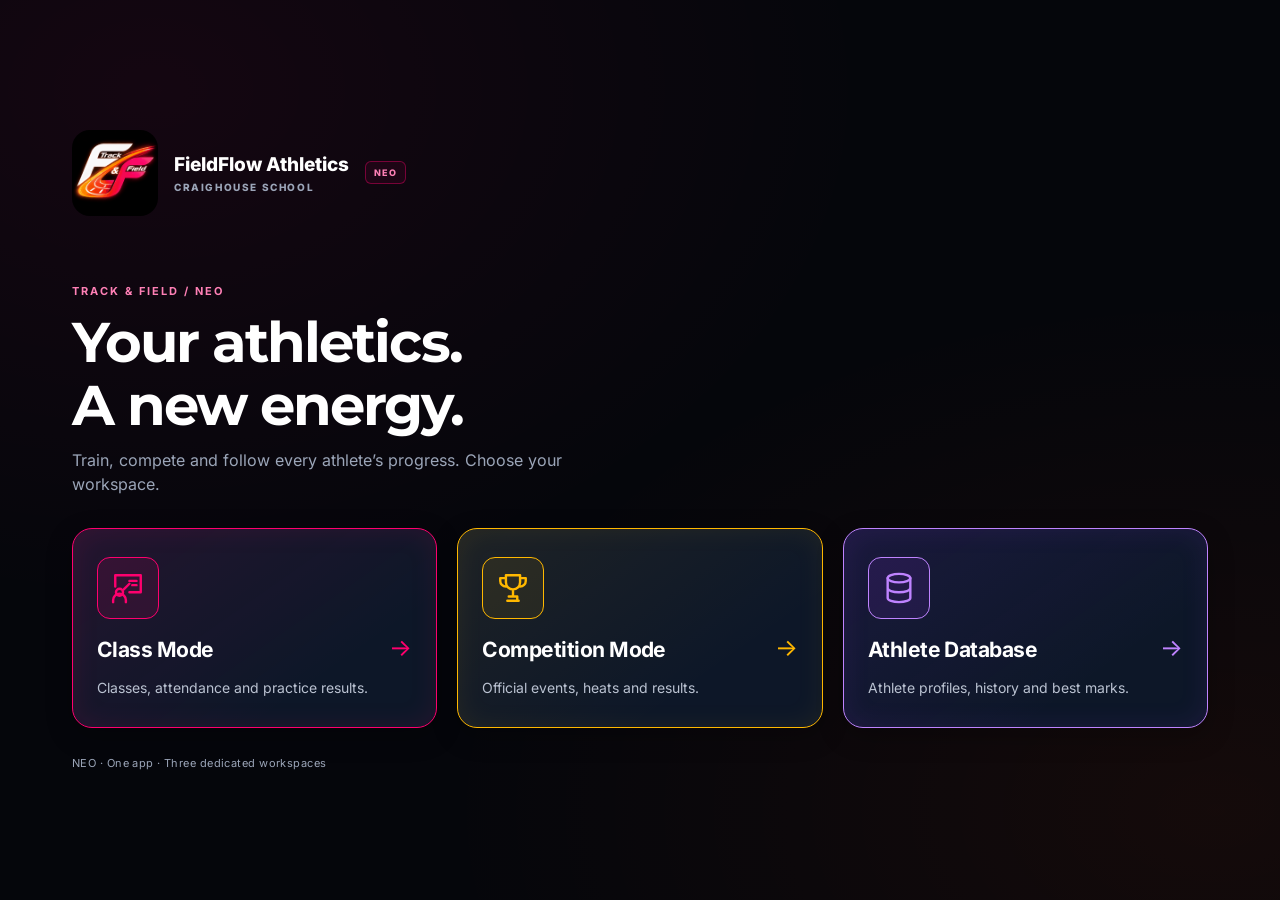
<file: index.html>
<!doctype html>
<html lang="en"><head><meta charset="utf-8"><meta name="viewport" content="width=device-width,initial-scale=1,viewport-fit=cover"><meta name="theme-color" content="#05060B"><title>FieldFlow Athletics · NEO</title><link rel="icon" href="./icons/icon-192.png"><link rel="manifest" href="./manifest.webmanifest?v=45">
<script>const old=new URLSearchParams(location.search);if(['event','tab','heat','category','gender'].some(k=>old.has(k)))location.replace('./competition.html'+location.search+location.hash);</script>
<style>
:root{color-scheme:dark;font-family:Inter,system-ui,sans-serif;color:#eaf3f8;background:#061722}
*{box-sizing:border-box}body{margin:0;min-height:100svh;background:radial-gradient(ellipse at 80% 0,#123c54 0,transparent 55%)}
main{max-width:1160px;margin:auto;padding:32px 28px;min-height:100svh;display:flex;flex-direction:column;justify-content:center}
.brand{display:flex;align-items:center;gap:12px;font-weight:750}.brand img{width:48px;height:48px;border-radius:12px}.brand small{display:block;font-size:10px;letter-spacing:.16em;color:#91a7b4;margin-top:5px}
.intro{margin:clamp(24px,6svh,60px) 0 28px}.eyebrow{color:#64d6ed;font-size:11px;font-weight:700;letter-spacing:.18em}h1{font-size:clamp(28px,4vw,48px);letter-spacing:-.04em;line-height:1.12;margin:12px 0}
p{color:#a9bdc8;line-height:1.5}.intro p{margin:10px 0 0}
.modules{display:grid;grid-template-columns:repeat(3,minmax(0,1fr));gap:18px}
.module{position:relative;display:grid;grid-template-columns:minmax(0,1fr) 24px;gap:14px 8px;align-content:start;padding:24px;border:1px solid #285067;border-radius:20px;background:#0b2638;color:inherit;text-decoration:none;transition:transform .18s,border-color .18s}
.module:hover{transform:translateY(-3px);border-color:var(--accent)}.module:focus-visible{outline:3px solid var(--accent);outline-offset:3px}
.icon{grid-column:1/-1;color:var(--accent);border:1px solid #285067;border-radius:13px;width:52px;height:52px;display:grid;place-items:center}.icon svg{width:30px;height:30px}
.module h2{grid-column:1;grid-row:2;font-size:22px;line-height:1.2;margin:4px 0 0}.module p{grid-column:1/-1;grid-row:3;font-size:14px;margin:0}.enter{grid-column:2;grid-row:2;align-self:center;justify-self:end;color:var(--accent);font-size:24px;line-height:1}
footer{color:#91a7b4;font-size:11px;margin-top:24px}
@media(max-width:740px){
main{padding:max(16px,env(safe-area-inset-top)) 18px max(16px,env(safe-area-inset-bottom));justify-content:center}
.brand{font-size:15px;gap:10px}.brand img{width:40px;height:40px}.brand small{font-size:9px}
.intro{margin:24px 0 20px}.eyebrow{font-size:9px}h1{font-size:28px;margin:8px 0 0;max-width:340px}.intro p{display:none}
.modules{grid-template-columns:1fr;gap:12px}.module{grid-template-columns:44px minmax(0,1fr) 18px;gap:5px 12px;padding:18px 16px;align-content:center;border-radius:16px;min-height:100px}
.icon{grid-column:1;grid-row:1/3;width:44px;height:44px;align-self:center;border-radius:11px}.icon svg{width:27px;height:27px}
.module h2{grid-column:2;grid-row:1;font-size:19px;margin:0}.module p{grid-column:2;grid-row:2;font-size:12px;line-height:1.4}.enter{grid-column:3;grid-row:1/3;font-size:22px}
footer{margin-top:18px;font-size:10px}
}
@media(max-width:740px) and (max-height:650px){main{padding-top:12px;padding-bottom:12px}.intro{margin:16px 0}.eyebrow{display:none}h1{font-size:26px}.modules{gap:9px}.module{min-height:90px;padding:13px 12px}.module h2{font-size:18px}footer{margin-top:12px}}
@media(min-width:741px) and (max-height:550px){main{padding:16px 28px}.intro{margin:16px 0}.eyebrow,.intro p,footer{display:none}h1{font-size:28px}.module{padding:16px;gap:8px}.icon{width:40px;height:40px}.module h2{font-size:20px}}
@media(prefers-reduced-motion:reduce){.module{transition:none}.module:hover{transform:none}}
</style><link rel="stylesheet" href="./assets/neo.css?v=45" media="screen"><link rel="stylesheet" href="./assets/neo-home.css?v=45" media="screen"></head><body data-neo="home"><main><header class="brand"><img src="./icons/icon-192.png" alt=""><div>FieldFlow Athletics<small>CRAIGHOUSE SCHOOL</small></div></header><section class="intro"><span class="eyebrow">TRACK &amp; FIELD / NEO</span><h1>Your athletics.<br>A new energy.</h1><p>Train, compete and follow every athlete’s progress. Choose your workspace.</p></section><nav class="modules" aria-label="Workspaces"><a class="module" style="--accent:#FF006E;--tint:#ff006e18" href="./craighouse/"><span class="icon" aria-hidden="true"><svg viewBox="0 0 24 24" fill="none" stroke="currentColor" stroke-width="1.7" stroke-linecap="round" stroke-linejoin="round" focusable="false"><path d="M3 11V3h18v12h-8M13 7h5M15 10h3"/><circle cx="6" cy="15" r="2.5"/><path d="M1.5 22v-1.5a4.5 4.5 0 0 1 9 0V22M9 13l4-4"/></svg></span><h2>Class Mode</h2><p>Classes, attendance and practice results.</p><span class="enter" aria-hidden="true">→</span></a><a class="module" style="--accent:#FFB800;--tint:#ffb80012" href="./competition.html"><span class="icon" aria-hidden="true"><svg viewBox="0 0 24 24" fill="none" stroke="currentColor" stroke-width="1.7" stroke-linecap="round" stroke-linejoin="round" focusable="false"><path d="M7 3h10v5a5 5 0 0 1-10 0V3ZM7 5H3v2a4 4 0 0 0 4 4M17 5h4v2a4 4 0 0 1-4 4M12 13v5M8 21h8M9 18h6v3"/></svg></span><h2>Competition Mode</h2><p>Official events, heats and results.</p><span class="enter" aria-hidden="true">→</span></a><a class="module" style="--accent:#BF83FF;--tint:#9b30ff18" href="./craighouse/database.html"><span class="icon" aria-hidden="true"><svg viewBox="0 0 24 24" fill="none" stroke="currentColor" stroke-width="1.7" stroke-linecap="round" stroke-linejoin="round" focusable="false"><ellipse cx="12" cy="5" rx="8" ry="3"/><path d="M4 5v14c0 1.7 3.6 3 8 3s8-1.3 8-3V5M4 12c0 1.7 3.6 3 8 3s8-1.3 8-3"/></svg></span><h2>Athlete Database</h2><p>Athlete profiles, history and best marks.</p><span class="enter" aria-hidden="true">→</span></a></nav><footer>NEO · One app · Three dedicated workspaces</footer></main><script src="./app-updater.js?v=51" data-build="51"></script><script>if('serviceWorker' in navigator)navigator.serviceWorker.register('./service-worker.js?v=41',{updateViaCache:'none'}).catch(console.error);</script></body></html>
</file>
<file: assets/neo.css>
/* FieldFlow NEO · presentation only. Never load in photo-finish/.
   Screen-only rules deliberately leave all existing print layouts untouched. */
@import url('./fonts/fonts.css');

@media screen {
  :root {
    background: #05060b;
    --ff-bg: #05060b;
    --ff-navy: #080f1e;
    --ff-surface: #0d1728;
    --ff-border: #19243a;
    --ff-pink: #ff006e;
    --ff-orange: #ff4d00;
    --ff-amber: #ffb800;
    --ff-purple: #9b30ff;
    --ff-text: #fff;
    --ff-muted: #9ba5b8;
    --ff-success: #00e58f;
    --ff-error: #ff3b5c;
    --ff-action: linear-gradient(110deg, #ff006e, #ef145a 55%, #d63b00);
  }
  body[data-neo] {
    --ff-accent: var(--ff-pink);
    --ff-tint: #ff006e18;
    --ff-action: linear-gradient(110deg, #c90057, #df1657 55%, #c73b00);
    --bg: var(--ff-bg); --navy2: var(--ff-bg); --navy: var(--ff-navy);
    --card: var(--ff-surface); --card2: var(--ff-navy); --panel: var(--ff-surface);
    --ink: var(--ff-text); --text: var(--ff-text); --white: var(--ff-text);
    --line: var(--ff-border); --border: var(--ff-border); --muted: var(--ff-muted);
    --blue: var(--ff-accent); --cyan: var(--ff-accent);
    --green: var(--ff-success); --red: var(--ff-error); --orange: var(--ff-amber); --purple: var(--ff-purple);
    color-scheme: dark;
    min-height: 100svh;
    color: var(--ff-text);
    background: radial-gradient(ellipse at 90% 0%, var(--ff-tint), transparent 42%), var(--ff-bg);
    font-family: Inter, system-ui, -apple-system, 'Segoe UI', sans-serif;
    -webkit-text-size-adjust: 100%;
  }
  body[data-neo="database"], body[data-neo="students"] {
    --ff-accent: #bf83ff; --ff-tint: #9b30ff18;
    --ff-action: linear-gradient(110deg, #6822e8, #8420d9 60%, #922ab4);
  }
  body[data-neo="field"], body[data-neo="results"], body[data-neo="print"] {
    --ff-accent: var(--ff-amber); --ff-tint: #ffb80010;
  }
  body[data-neo] :is(h1,h2) { font-family: Montserrat, Inter, system-ui, sans-serif; letter-spacing: -.035em; }
  body[data-neo] :is(p,small,.muted,.sub,.hint,.meta) { color: var(--ff-muted); }
  body[data-neo] :is(a,.eyebrow) { color: #ff80b6; }
  body[data-neo="database"] :is(a,.eyebrow) { color: #cf9aff; }
  body[data-neo="field"] :is(a,.eyebrow), body[data-neo="results"] :is(a,.eyebrow) { color: #ffd16b; }
  body[data-neo] :is(button,input,select,textarea,.btn) { font-family: inherit; border-radius: 12px; min-height: 46px; }
  body[data-neo] :is(input,select,textarea) {
    background: var(--ff-navy); color: var(--ff-text); border: 1px solid #34425c;
    accent-color: var(--ff-accent); font-variant-numeric: tabular-nums;
  }
  body[data-neo] input::placeholder, body[data-neo] textarea::placeholder { color: var(--ff-muted); opacity: 1; }
  body[data-neo] input:is([type="checkbox"],[type="radio"]) { min-height: 20px; border-radius: 4px; }
  body[data-neo] :is(button,.btn) { background: #142036; color: white; border: 1px solid #34425c; transition: border-color .15s, background-color .15s; }
  body[data-neo] :is(button,.btn):hover:not(:disabled) { border-color: var(--ff-accent); }
  body[data-neo] :is(a,button,input,select,textarea,summary):focus-visible { outline: 3px solid var(--ff-accent); outline-offset: 3px; }
  body[data-neo] :is(.primary,button.active,.tab.active,.nav a.active,.navlinks a.active) {
    background: var(--ff-action); border-color: #ff467e; color: white;
    box-shadow: 0 3px 18px #ff006e1a;
  }
  body[data-neo="database"] :is(.primary,button.active,.nav a.active) { border-color: #be79ff; box-shadow: 0 3px 18px #9b30ff1a; }
  body[data-neo] :is(.btn.good,button.good) { background: #073c2d; border-color: #008c60; color: #8effcf; }
  body[data-neo] :is(.btn.warn,button.warn) { background: #3c2909; border-color: #a47713; color: #ffd16b; }
  body[data-neo] :is(.btn.danger,button.danger,.btn.bad) { background: #4a1424; border-color: var(--ff-error); color: #ffc1cf; }
  body[data-neo] .btn.ghost { background: transparent; border: 1px solid #34425c; }
  body[data-neo] :is(button.chosen-clear,button.active-clear,button.onP) { background: #075538; border-color: #00e58f; color: #b6ffdf; }
  body[data-neo] :is(button.chosen-miss,button.active-miss,button.onA) { background: #761d38; border-color: #ff3b5c; color: white; }
  body[data-neo] :is(button.chosen-pass,button.active-pass) { background: #33435f; border-color: #91a3c2; color: white; }
  body[data-neo] :is(.hj-athlete-card,.hj-attempt-group,.hj-done,.hj-mobile-top) { background: var(--ff-navy); border-color: var(--ff-border); }
  body[data-neo] :is(.panel,.card,.modalcard,.stat,.scorecard,.heat,.heat-card,.hj-athlete,.compare-athlete-card,.compare-chart-panel,.compare-bars,.past-event) {
    background: var(--ff-surface); border-color: var(--ff-border); border-radius: 16px;
  }
  body[data-neo] :is(.panel,.card) { box-shadow: 0 10px 30px #0002; }
  body[data-neo] :is(.tabs,.heathead,.pill,.badge,.record-card,.message,.series-tile,.assignment-row,.class-event-tile,.route-history,.compare-shortlist-status) {
    background: var(--ff-navy); border-color: var(--ff-border);
  }
  body[data-neo] :is(.heathead,.tabs) { border-bottom: 1px solid var(--ff-border); }
  body[data-neo] :is(.tab,.pill,.badge) { color: #c5ccda; }
  body[data-neo] :is(.record-card b,.record-value,.series-number) { color: #ffd16b; }
  body[data-neo] :is(.stat b,.pts,.timeinput,.compare-primary,.hj-height-now b,.hj-best,td) { font-variant-numeric: tabular-nums; }
  body[data-neo] :is(th,td) { border-bottom-color: var(--ff-border); }
  body[data-neo] th { color: #b7c0d1; background: var(--ff-navy); font-size: 11px; }
  body[data-neo] :is(.sticky1,.sticky2), body[data-neo="results"] :is(td:first-child,th:first-child) { background: var(--ff-surface); }
  body[data-neo] tr.total td { background: #1b2439; }
  body[data-neo] .tablewrap { border-color: var(--ff-border); scrollbar-color: #46506a var(--ff-navy); }
  body[data-neo] tbody tr:hover { background: #ffffff04; }
  body[data-neo] :is(.heat-runner,.attendance-student) { border-bottom-color: var(--ff-border); }
  body[data-neo] :is(.series-actions,.hj-savebar,#seriesNavigator,.compare-view-tabs,.actions) { background: var(--ff-surface); border-color: var(--ff-border); }
  body[data-neo] :is(#message.success,.message.good) { background: #073c2d; color: #8effcf; border-color: #008c60; }
  body[data-neo] :is(#message.error,.message.bad) { background: #4a1424; color: #ffc1cf; border-color: var(--ff-error); }
  body[data-neo] #message.loading { color: var(--ff-muted); }
  body[data-neo] #message.loading::before { border-color: var(--ff-border); border-top-color: var(--ff-accent); border-right-color: var(--ff-pink); box-shadow: 0 0 24px var(--ff-tint); }
  body[data-neo] #message.loading::after { background: var(--ff-action); }
  body[data-neo] :is(svg:not(.icon svg),.compare-bar-track) { background: var(--ff-navy); }
  body[data-neo] .brand { color: white; }
  body[data-neo] .brand::after {
    content: 'NEO'; display: inline-block; flex-shrink: 0; padding: 5px 8px;
    border: 1px solid #ff006e66; border-radius: 6px; background: #ff006e10;
    color: #ff80b6; font: 800 9px Inter, system-ui, sans-serif; letter-spacing: .16em;
  }
  body[data-neo] .mark { background: black; box-shadow: none; }
  body[data-neo] :is(header:not(.head),.topbar) { border-color: var(--ff-border); }
  body[data-neo="students"] .topbar { background: #080f1ef5; }
  body[data-neo="cross-country"] :is(.topbar,.filters,.racehead,.racebody,.score) { background: var(--ff-surface); }
  body[data-neo] > header { background: var(--ff-navy); }
  body[data-neo] :is(.nav a,.navlinks a) { min-height: 44px; display: inline-flex; align-items: center; border-radius: 10px; border-color: #34425c; color: #bdc5d5; }
  body[data-neo] .install-app-bar { background: #080f1ef5; border-color: var(--ff-border); }
  body[data-neo] .class-event-tile { min-height: 86px; border-left: 3px solid var(--ff-accent); }
  body[data-neo] .class-event-tile > span:last-child { color: var(--ff-accent); font-size: 26px; }
  body[data-neo] .series-number { background: #ff006e16; border: 1px solid #ff006e55; color: #ff80b6; }
  body[data-neo] :is(.compare-candidate>span:last-child,.compare-event-grid button>span,.compare-point-detail) { color: #cf9aff; }
  body[data-neo] #login { border-top: 2px solid var(--ff-accent); }
  body[data-neo] .photo-link { background: var(--ff-action); color: white; border: 1px solid #ff467e; }
  body[data-neo] .neo-home-link { display: inline-block; margin: 16px; color: #ff80b6; }
  body[data-neo] .neo-event-tools { border-top: 1px solid var(--ff-border); margin-top: 10px; padding-top: 12px; }
  body[data-neo] .neo-event-tools > summary { cursor: pointer; font-size: 13px; font-weight: 650; min-height: 44px; padding: 12px 0; color: #c5ccda; }

  /* Print controls are themed individually; paper and its variables are preserved. */
  body[data-neo="print"] { --ink: #17232b; --muted: #66727a; --line: #d7dde1; --navy: #071d2d; }
  body[data-neo="print"] .sheet { color: #17232b; background: white; color-scheme: light; }
  body[data-neo="print"] .sheet { font-family: Arial, Helvetica, sans-serif; }
  body[data-neo="print"] .sheet :is(h1,h2) { font-family: Arial, Helvetica, sans-serif; letter-spacing: normal; }
  body[data-neo="print"] .sheet :is(th,td) { border-color: #d7dde1; }
  body[data-neo="print"] .sheet th { color: #17232b; background: #f2f5f7; font-size: 10px; }
  body[data-neo="print"] .sheet :is(small,.meta,.footer,.empty) { color: #66727a; }
  body[data-neo="print"] .sheet :is(.heat,.head) { background: transparent; border-radius: 0; border-color: #071d2d; }
  body[data-neo="print"] .sheet tbody tr:hover { background: transparent; }
  body[data-neo="print"] :is(.bar,.login) { color: white; background: var(--ff-surface); border: 1px solid var(--ff-border); padding: 16px; border-radius: 16px; }
  body[data-neo="print"] .bar { flex-wrap: wrap; }
  body[data-neo="print"] :is(.bar,.login) :is(input,select,button) { background: var(--ff-navy); color: white; border-color: #34425c; }

  @media (max-width: 800px) {
    body[data-neo] :is(.shell,main) { min-width: 0; }
    body[data-neo] > header { gap: 10px; flex-wrap: wrap; }
    body[data-neo] .brand::after { font-size: 8px; padding: 4px 6px; }
    body[data-neo] :is(.nav,.navlinks) { flex-wrap: nowrap; overflow-x: auto; max-width: 100%; padding-bottom: 6px; scrollbar-width: thin; }
    body[data-neo] :is(.nav a,.navlinks a) { flex-shrink: 0; white-space: nowrap; }
    body[data-neo] .topbar > div { min-width: 0; max-width: 100%; width: 100%; }
    body[data-neo="cross-country"] .tabs { display: grid; grid-template-columns: repeat(2,minmax(0,1fr)); }
    body[data-neo="cross-country"] .tab { min-width: 0; }
    body[data-neo] .neo-event-selector { display: grid; grid-template-columns: repeat(2,minmax(0,1fr)); gap: 0 12px; }
    body[data-neo] .neo-event-selector > :not(.field) { grid-column: 1 / -1; }
    body[data-neo] .neo-event-selector .field { min-width: 0; }
    body[data-neo="students"] .topbar { flex-direction: column; align-items: stretch; }
    body[data-neo="students"] .topbar > .row { justify-content: space-between; }
    body[data-neo] .pill { max-width: 100%; overflow-wrap: anywhere; }
    body[data-neo] #app > nav { background: var(--ff-navy); border-color: var(--ff-border); }
    body[data-neo] .toolbar { background: #080f1ef5; border-color: var(--ff-border); }
    body[data-neo] .tabs { background: #080f1ef5; }
    body[data-neo] :is(select,input,textarea) { font-size: 16px; }
    body[data-neo] input:is([type="checkbox"],[type="radio"]) { min-height: 20px; }
  }
  @media (prefers-reduced-motion: reduce) {
    body[data-neo] :is(button,.btn) { transition: none; }
  }
}
</file>
<file: assets/neo-home.css>
@media screen {
  body[data-neo="home"] { background: radial-gradient(ellipse at 12% 10%, #ff006e10, transparent 45%), radial-gradient(ellipse at 95% 90%, #ff4d0010, transparent 45%), #05060b; }
  body[data-neo="home"] main { max-width: 1200px; padding: 40px 32px; }
  body[data-neo="home"] .brand { gap: 16px; font-size: 19px; }
  body[data-neo="home"] .brand img { width: 86px; height: 86px; border-radius: 18px; object-fit: contain; }
  body[data-neo="home"] .brand small { color: #9ba5b8; }
  body[data-neo="home"] .intro { margin: clamp(28px,7svh,64px) 0 32px; }
  body[data-neo="home"] .eyebrow { color: #ff80b6; font-size: 11px; }
  body[data-neo="home"] h1 { max-width: 820px; font-size: clamp(32px,4.6vw,56px); line-height: 1.12; }
  body[data-neo="home"] .intro p { max-width: 580px; font-size: 16px; }
  body[data-neo="home"] .modules { gap: 20px; }
  body[data-neo="home"] .module {
    background: linear-gradient(145deg, var(--tint), transparent 72%), #0d1728;
    border: 1px solid var(--accent); border-radius: 20px; padding: 28px 24px;
    color: white; box-shadow: 0 8px 26px #0004, inset 0 0 28px var(--tint);
  }
  body[data-neo="home"] .module:hover { box-shadow: 0 0 22px var(--tint); }
  body[data-neo="home"] .icon { width: 62px; height: 62px; border-color: var(--accent); background: var(--tint); color: var(--accent); }
  body[data-neo="home"] .icon svg { width: 34px; height: 34px; background: transparent; }
  body[data-neo="home"] .module h2 { font-family: Inter, system-ui, sans-serif; font-size: 21px; letter-spacing: -.025em; }
  body[data-neo="home"] .module p { color: #bac2d1; line-height: 1.6; }
  body[data-neo="home"] footer { color: #9ba5b8; letter-spacing: .04em; margin-top: 28px; }
  @media (max-width: 740px) {
    body[data-neo="home"] main { padding: max(20px, env(safe-area-inset-top)) 20px max(20px, env(safe-area-inset-bottom)); }
    body[data-neo="home"] .brand { font-size: 15px; gap: 10px; }
    body[data-neo="home"] .brand img { width: 66px; height: 66px; }
    body[data-neo="home"] .intro { margin: 26px 0 22px; }
    body[data-neo="home"] h1 { font-size: 32px; max-width: 350px; }
    body[data-neo="home"] .modules { gap: 14px; }
    body[data-neo="home"] .module { padding: 20px 16px; min-height: 108px; grid-template-columns: 48px minmax(0,1fr) 18px; }
    body[data-neo="home"] .icon { width: 48px; height: 48px; }
    body[data-neo="home"] .icon svg { width: 29px; height: 29px; }
    body[data-neo="home"] .module h2 { font-size: 18px; }
    body[data-neo="home"] .module p { font-size: 12px; }
    body[data-neo="home"] footer { margin-top: 22px; font-size: 10px; letter-spacing: 0; }
  }
  @media (min-width: 741px) and (max-height: 550px) {
    body[data-neo="home"] main { padding: 16px 24px; }
    body[data-neo="home"] .brand img { width: 44px; height: 44px; }
    body[data-neo="home"] .intro { margin: 16px 0; }
    body[data-neo="home"] h1 { font-size: 28px; }
    body[data-neo="home"] .module { padding: 16px; gap: 8px; }
    body[data-neo="home"] .icon { width: 40px; height: 40px; }
    body[data-neo="home"] .module h2 { font-size: 18px; }
    body[data-neo="home"] .module p { font-size: 12px; }
  }
  @media (max-height: 680px) and (max-width: 740px) {
    body[data-neo="home"] main { padding-top: 12px; padding-bottom: 12px; }
    body[data-neo="home"] .brand img { width: 48px; height: 48px; }
    body[data-neo="home"] .intro { margin: 16px 0; }
    body[data-neo="home"] h1 { font-size: 27px; }
    body[data-neo="home"] .module { min-height: 92px; padding: 14px 12px; }
    body[data-neo="home"] footer { margin-top: 14px; }
  }
}
</file>
